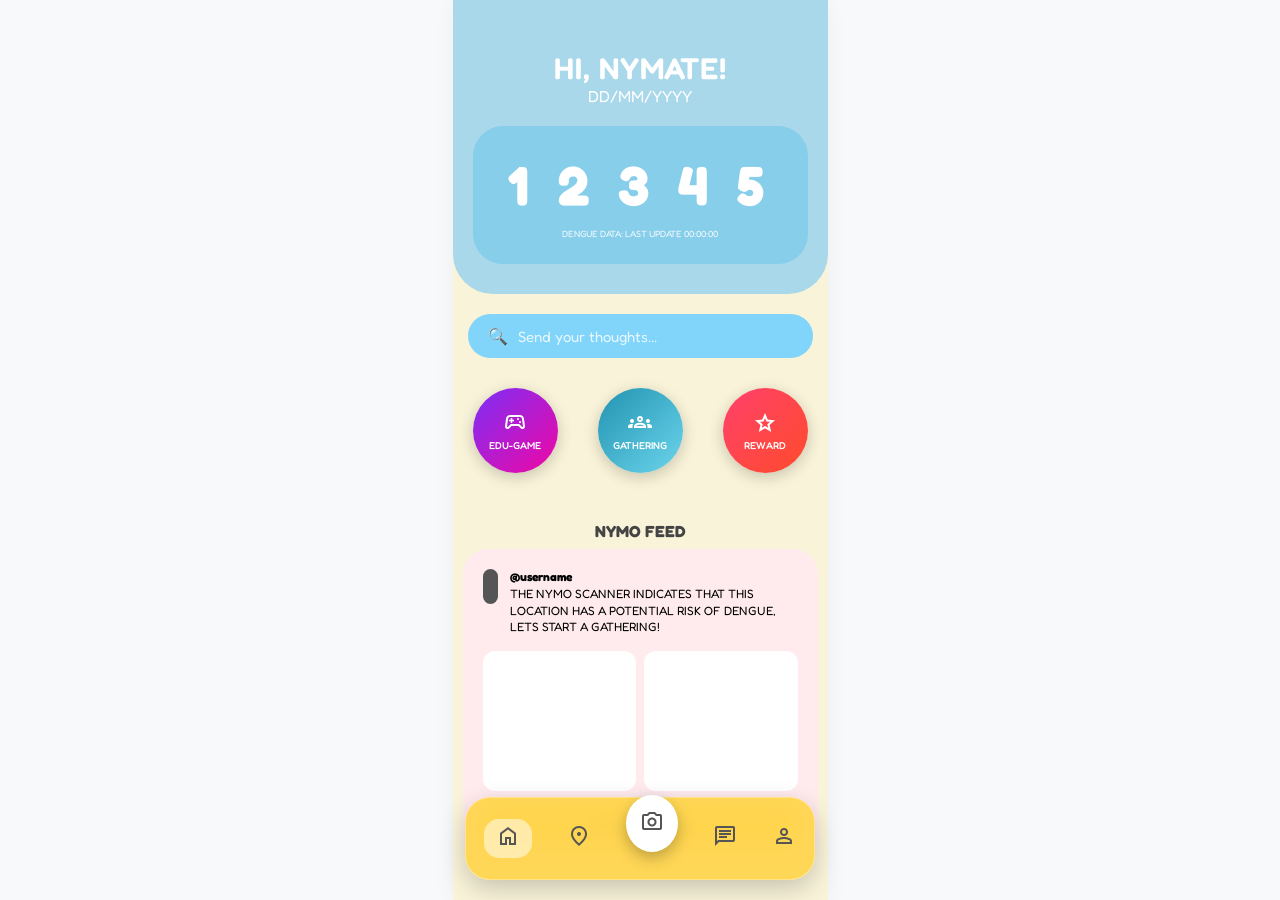
<file: index.html>
<!DOCTYPE html>
<html lang="id">
<head>
    <meta charset="UTF-8">
    <meta name="viewport" content="width=device-width, initial-scale=1.0">
    <title>NYMATE UI</title>
    <link rel="stylesheet" href="style.css">
    <link href="https://fonts.googleapis.com/css2?family=Fredoka:wght@400;600&display=swap" rel="stylesheet">
    <link href="https://fonts.googleapis.com/css2?family=Material+Symbols+Outlined" rel="stylesheet">
</head>
<body>

    <div class="mobile-container">
        <!-- Header Section -->
        <header class="header">
            <div class="map-bg"></div>
            <h1>HI, NYMATE!</h1>
            <p class="date">DD/MM/YYYY</p>
            
            <div class="counter-card">
                <div class="numbers">1 2 3 4 5</div>
                <p class="update-text">DENGUE DATA: LAST UPDATE 00:00:00</p>
            </div>
        </header>

        <!-- Search / Thought Bar -->
        <div class="thought-bar">
            <div class="avatar-mini">🔍</div>
            <input type="text" placeholder="Send your thoughts...">
        </div>

        <!-- Main Menu Buttons -->
       <div class="menu-container">
    <div class="menu-item purple">
        <div class="icon-circle">
            <span class="material-symbols-outlined">sports_esports</span>
            <p>EDU-GAME</p>
        </div>
    </div>

    <div class="menu-item blue">
        <div class="icon-circle">
            <span class="material-symbols-outlined">groups</span>
            <p>GATHERING</p>
        </div>
    </div>

    <div class="menu-item red">
        <div class="icon-circle">
            <span class="material-symbols-outlined">star</span>
            <p>REWARD</p>
        </div>
    </div>
</div>

        <!-- Feed Section -->
        <div class="feed-section">
            <div class="feed-tab">NYMO FEED</div>
            <div class="feed-content">
                <div class="post-header">
                    <div class="user-avatar"></div>
                    <div class="user-info">
                        <strong>@username</strong>
                        <p>THE NYMO SCANNER INDICATES THAT THIS LOCATION HAS A POTENTIAL RISK OF DENGUE, LETS START A GATHERING!</p>
                    </div>
                </div>
                <div class="post-images">
                    <div class="img-placeholder"></div>
                    <div class="img-placeholder"></div>
                </div>
                <button class="join-btn">JOIN GATHERING!</button>
            </div>
        </div>

        <!-- Bottom Navigation -->
       <nav class="bottom-nav">
    <a href="index.html" class="nav-item active">
        <span class="material-symbols-outlined">home</span>
    </a>
    <a href="peta.html" class="nav-item">
        <span class="material-symbols-outlined">location_on</span>
    </a>
    <a href="kamera.html" class="nav-item camera">
        <span class="material-symbols-outlined">photo_camera</span>
    </a>
    <a href="chat.html" class="nav-item">
        <span class="material-symbols-outlined">chat</span>
    </a>
    <a href="profile.html" class="nav-item">
        <span class="material-symbols-outlined">person</span>
    </a>
</nav>
    </div>

</body>
</html>
</file>
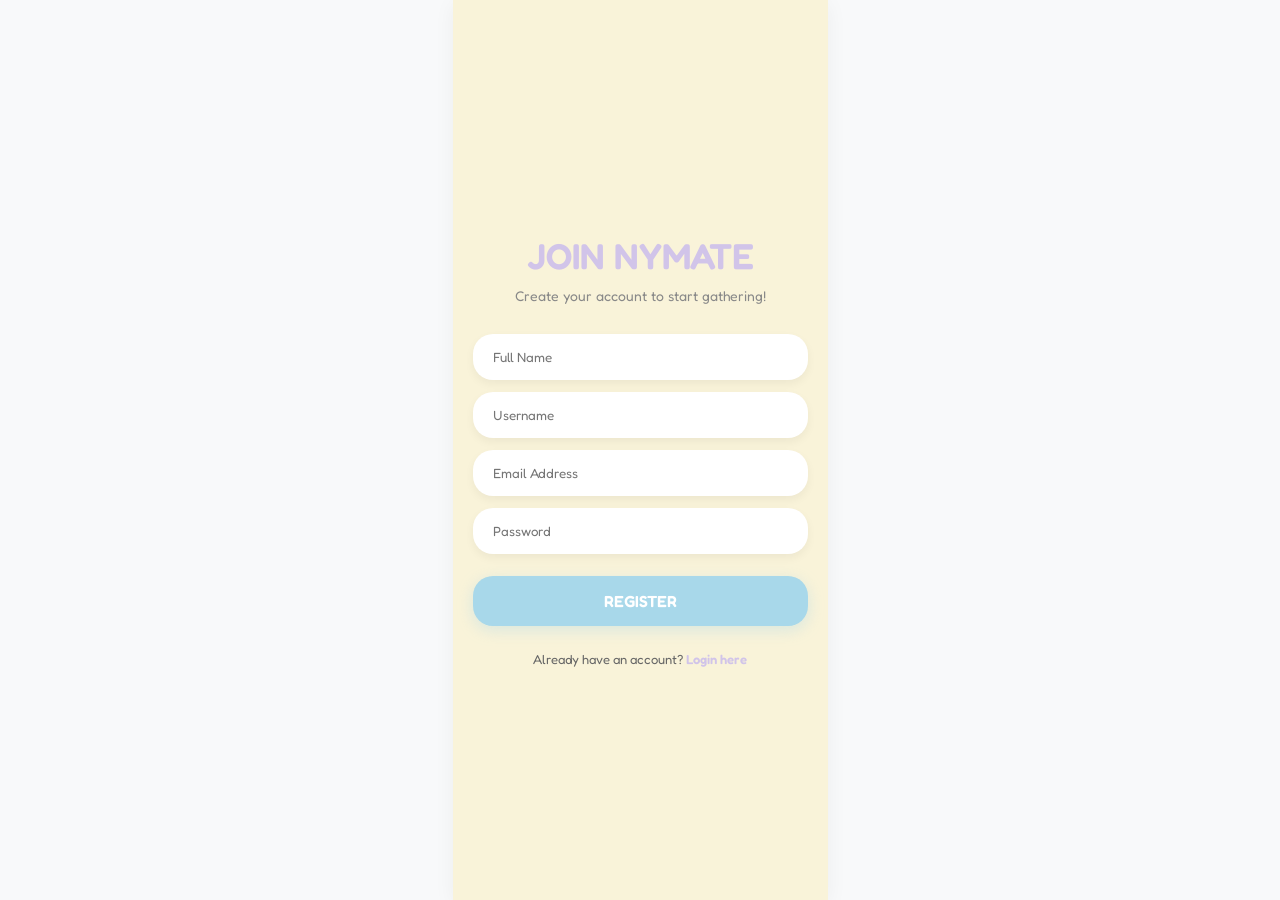
<file: daftar.html>
<!DOCTYPE html>
<html lang="id">
<head>
    <meta charset="UTF-8">
    <meta name="viewport" content="width=device-width, initial-scale=1.0">
    <title>Register - NYMATE</title>

    <link rel="stylesheet" href="style.css">
    <link href="https://fonts.googleapis.com/css2?family=Fredoka:wght@400;600&display=swap" rel="stylesheet">

    <style>
        .auth-wrapper {
            display: flex;
            flex-direction: column;
            align-items: center;
            justify-content: center;
            height: 100%;
            padding: 20px;
            text-align: center;
        }

        .auth-logo {
            font-size: 36px;
            color: #D1C4E9;
            margin-bottom: 10px;
            font-weight: 600;
        }

        .auth-sub {
            color: #888;
            margin-bottom: 30px;
            font-size: 14px;
        }

        .form-group {
            width: 100%;
            margin-bottom: 12px;
        }

        .auth-input {
            width: 100%;
            padding: 15px 20px;
            border-radius: 20px;
            border: none;
            background-color: #fff;
            box-shadow: 0 4px 10px rgba(0,0,0,0.05);
            outline: none;
        }

        .auth-btn {
            width: 100%;
            padding: 15px;
            border-radius: 20px;
            border: none;
            background-color: #A8D8EA;
            color: white;
            font-weight: 600;
            font-size: 16px;
            cursor: pointer;
            margin-top: 10px;
            box-shadow: 0 4px 15px rgba(168, 216, 234, 0.4);
        }

        .auth-footer {
            margin-top: 25px;
            font-size: 13px;
            color: #666;
        }

        .auth-footer a {
            color: #D1C4E9;
            text-decoration: none;
            font-weight: 600;
        }
    </style>
</head>

<body>

<div class="mobile-container">
    <div class="auth-wrapper">

        <div class="auth-logo">JOIN NYMATE</div>
        <p class="auth-sub">Create your account to start gathering!</p>

        <!-- ✅ FORM SUDAH FIX -->
        <form action="daftar_api.php" method="POST" style="width: 100%;">

            <div class="form-group">
                <input type="text" name="nama" class="auth-input" placeholder="Full Name" required>
            </div>

            <div class="form-group">
                <input type="text" name="username" class="auth-input" placeholder="Username" required>
            </div>

            <div class="form-group">
                <input type="email" name="email" class="auth-input" placeholder="Email Address" required>
            </div>

            <div class="form-group">
                <input type="password" name="password" class="auth-input" placeholder="Password" required>
            </div>

            <button type="submit" class="auth-btn">REGISTER</button>

        </form>

        <div class="auth-footer">
            Already have an account? 
            <a href="login.html">Login here</a>
        </div>

    </div>
</div>

</body>
</html>
</file>
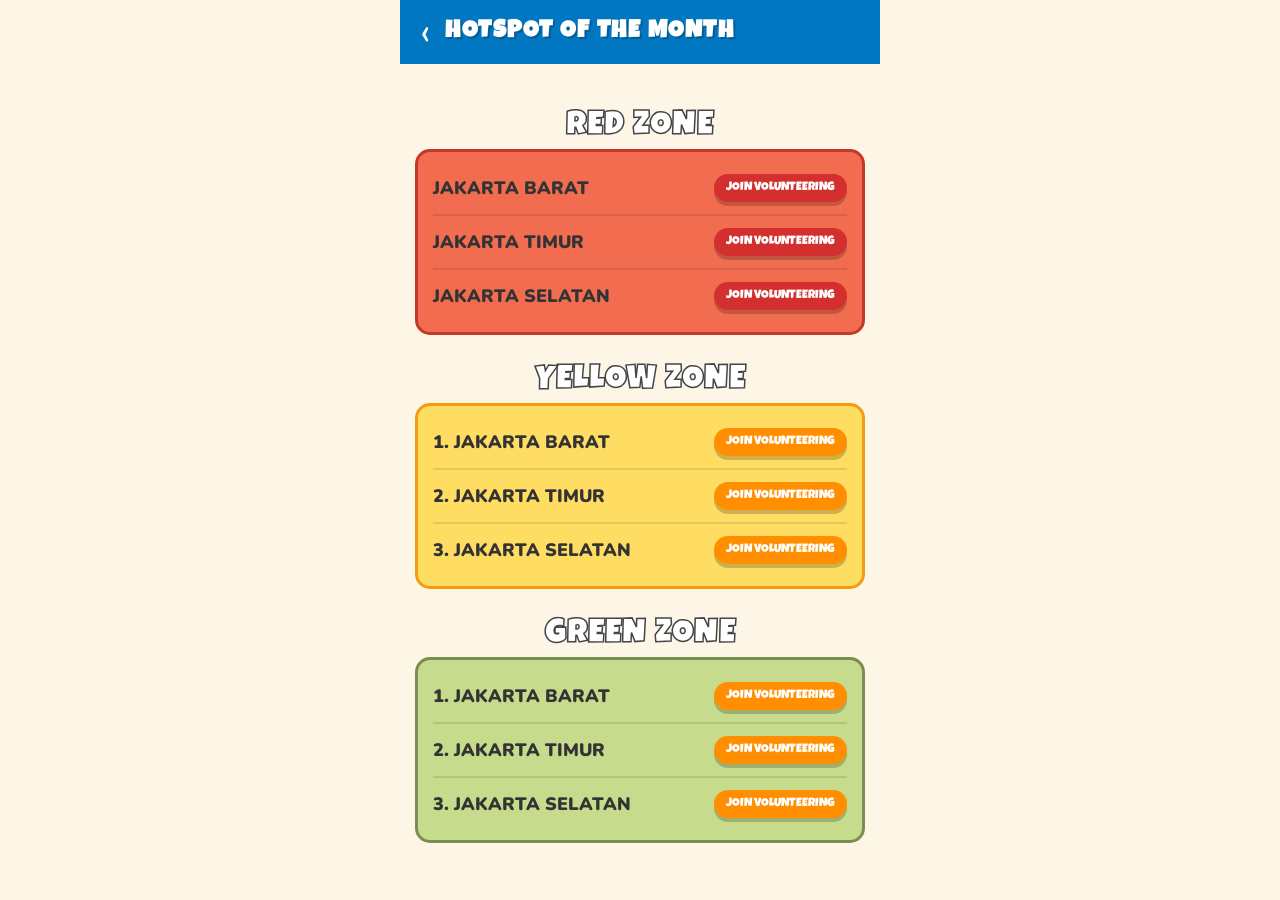
<file: hotspot.html>
<!DOCTYPE html>
<html lang="id">
<head>
    <meta charset="UTF-8">
    <meta name="viewport" content="width=device-width, initial-scale=1.0">
    <title>Hotspot of the Month</title>
    <!-- Font yang mirip dengan di gambar -->
    <link href="https://fonts.googleapis.com/css2?family=Luckiest+Guy&family=Nunito:wght@900&display=swap" rel="stylesheet">
    <style>
        :root {
            --blue-bg: #0077C0;
            --page-bg: #FDF5E6;
            --red-box: #F26D50;
            --yellow-box: #FFDC62;
            --green-box: #C6DB8B;
            --red-btn: #D32F2F;
            --orange-btn: #FF8F00;
        }

        body {
            margin: 0;
            padding: 0;
            background-color: var(--page-bg);
            font-family: 'Nunito', sans-serif;
            display: flex;
            justify-content: center;
        }

        .container {
            width: 100%;
            max-width: 480px;
            min-height: 100vh;
        }

        /* Header Section */
        .header {
            background-color: var(--blue-bg);
            padding: 20px;
            display: flex;
            align-items: center;
            color: white;
            position: sticky;
            top: 0;
            z-index: 10;
        }

        .back-arrow {
            font-size: 40px;
            margin-right: 15px;
            line-height: 0;
            cursor: pointer;
        }

        .header h1 {
            margin: 0;
            font-family: 'Luckiest Guy', cursive;
            font-size: 24px;
            letter-spacing: 1.5px;
            text-shadow: 2px 2px 0px rgba(0,0,0,0.2);
        }

        /* Content Wrapper */
        .content {
            padding: 20px 15px;
        }

        /* Zone Title Global */
        .zone-title {
            text-align: center;
            font-family: 'Luckiest Guy', cursive;
            font-size: 32px;
            color: white;
            -webkit-text-stroke: 1.5px #444; /* Efek outline */
            margin-bottom: 5px;
            letter-spacing: 2px;
        }

        /* Box Styling */
        .zone-card {
            border-radius: 15px;
            padding: 10px 15px;
            margin-bottom: 30px;
            border: 3px solid rgba(0,0,0,0.1);
        }

        .red-bg { background-color: var(--red-box); border-color: #C0392B; }
        .yellow-bg { background-color: var(--yellow-box); border-color: #F39C12; }
        .green-bg { background-color: var(--green-box); border-color: #7D8C55; }

        /* List Items */
        .list-item {
            display: flex;
            justify-content: space-between;
            align-items: center;
            padding: 12px 0;
            border-bottom: 2px solid rgba(0,0,0,0.1);
        }

        .list-item:last-child {
            border-bottom: none;
        }

        .location-name {
            font-weight: 900;
            font-size: 18px;
            color: #333;
            text-transform: uppercase;
        }

        /* Button Styling */
        .btn-volunteer {
            font-family: 'Luckiest Guy', cursive;
            color: white;
            border: none;
            padding: 8px 12px;
            border-radius: 20px;
            font-size: 12px;
            cursor: pointer;
            box-shadow: 0 4px 0px rgba(0,0,0,0.2);
            transition: transform 0.1s;
        }

        .btn-volunteer:active {
            transform: translateY(2px);
            box-shadow: 0 2px 0px rgba(0,0,0,0.2);
        }

        /* Warna Tombol Spesifik */
        .red-bg .btn-volunteer { background-color: var(--red-btn); }
        .yellow-bg .btn-volunteer { background-color: var(--orange-btn); }
        .green-bg .btn-volunteer { background-color: var(--orange-btn); } /* Tombol ditambahkan ke Green Zone */

    </style>
</head>
<body>

<div class="container">
    <header class="header">
        <div class="back-arrow">&#8249;</div>
        <h1>HOTSPOT OF THE MONTH</h1>
    </header>

    <div class="content">
        
        <!-- RED ZONE -->
        <h2 class="zone-title">RED ZONE</h2>
        <div class="zone-card red-bg">
            <div class="list-item">
                <span class="location-name">JAKARTA BARAT</span>
                <button class="btn-volunteer">JOIN VOLUNTEERING</button>
            </div>
            <div class="list-item">
                <span class="location-name">JAKARTA TIMUR</span>
                <button class="btn-volunteer">JOIN VOLUNTEERING</button>
            </div>
            <div class="list-item">
                <span class="location-name">JAKARTA SELATAN</span>
                <button class="btn-volunteer">JOIN VOLUNTEERING</button>
            </div>
        </div>

        <!-- YELLOW ZONE -->
        <h2 class="zone-title">YELLOW ZONE</h2>
        <div class="zone-card yellow-bg">
            <div class="list-item">
                <span class="location-name">1. JAKARTA BARAT</span>
                <button class="btn-volunteer">JOIN VOLUNTEERING</button>
            </div>
            <div class="list-item">
                <span class="location-name">2. JAKARTA TIMUR</span>
                <button class="btn-volunteer">JOIN VOLUNTEERING</button>
            </div>
            <div class="list-item">
                <span class="location-name">3. JAKARTA SELATAN</span>
                <button class="btn-volunteer">JOIN VOLUNTEERING</button>
            </div>
        </div>

        <!-- GREEN ZONE (Tanpa Maskot) -->
        <h2 class="zone-title">GREEN ZONE</h2>
        <div class="zone-card green-bg">
            <div class="list-item">
                <span class="location-name">1. JAKARTA BARAT</span>
                <button class="btn-volunteer">JOIN VOLUNTEERING</button>
            </div>
            <div class="list-item">
                <span class="location-name">2. JAKARTA TIMUR</span>
                <button class="btn-volunteer">JOIN VOLUNTEERING</button>
            </div>
            <div class="list-item">
                <span class="location-name">3. JAKARTA SELATAN</span>
                <button class="btn-volunteer">JOIN VOLUNTEERING</button>
            </div>
        </div>

    </div>
</div>

</body>
</html>
</file>
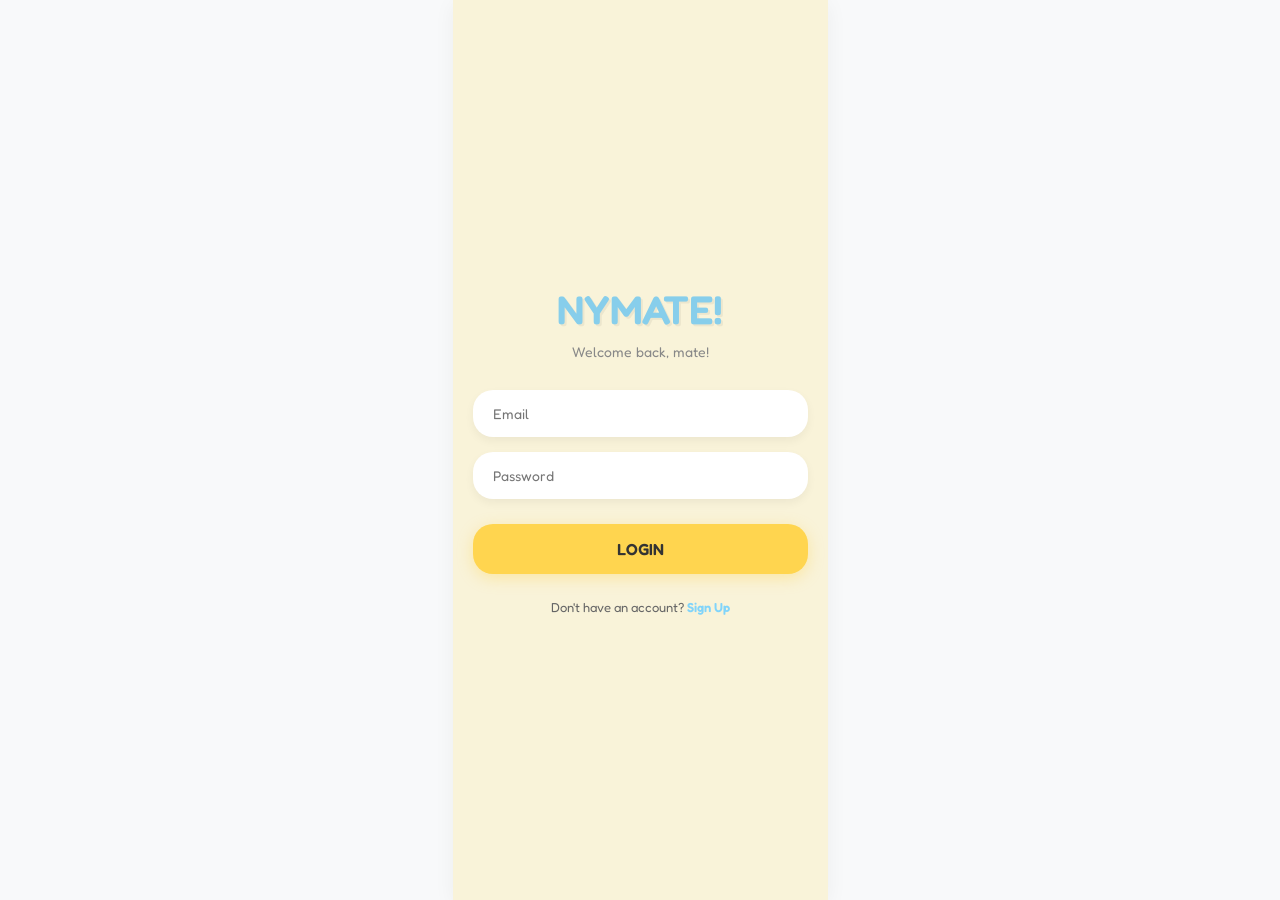
<file: login.html>
<!DOCTYPE html>
<html lang="id">
<head>
    <meta charset="UTF-8">
    <meta name="viewport" content="width=device-width, initial-scale=1.0">
    <title>Login - NYMATE</title>
    <link rel="stylesheet" href="style.css">
    <link href="https://fonts.googleapis.com/css2?family=Fredoka:wght@400;600&display=swap" rel="stylesheet">
    <style>
        .auth-wrapper {
            display: flex;
            flex-direction: column;
            align-items: center;
            justify-content: center;
            height: 100%;
            padding: 20px;
            text-align: center;
        }
        .auth-logo {
            font-size: 40px;
            color: #87CEEB;
            margin-bottom: 10px;
            font-weight: 600;
            text-shadow: 2px 2px rgba(0,0,0,0.05);
        }
        .auth-sub {
            color: #888;
            margin-bottom: 30px;
            font-size: 14px;
        }
        .form-group {
            width: 100%;
            margin-bottom: 15px;
        }
        .auth-input {
            width: 100%;
            padding: 15px 20px;
            border-radius: 20px;
            border: none;
            background-color: #fff;
            box-shadow: 0 4px 10px rgba(0,0,0,0.05);
            font-size: 14px;
            outline: none;
        }
        .auth-btn {
            width: 100%;
            padding: 15px;
            border-radius: 20px;
            border: none;
            background-color: #FFD54F; /* Kuning cerah */
            color: #333;
            font-weight: 600;
            font-size: 16px;
            cursor: pointer;
            margin-top: 10px;
            box-shadow: 0 4px 15px rgba(255, 213, 79, 0.4);
        }
        .auth-footer {
            margin-top: 25px;
            font-size: 13px;
            color: #666;
        }
        .auth-footer a {
            color: #81D4FA;
            text-decoration: none;
            font-weight: 600;
        }
        .character-img {
            width: 120px;
            margin-bottom: 20px;
        }
    </style>
</head>
<body>

    <div class="mobile-container">
        <div class="auth-wrapper">
            <!-- Tempat untuk gambar maskot Nymo nanti -->
            <div class="auth-logo">NYMATE!</div>
            <p class="auth-sub">Welcome back, mate!</p>

            <form action="login_api.php" method="POST" style="width: 100%;">

    <div class="form-group">
        <input type="email" name="email" class="auth-input" placeholder="Email" required>
    </div>

    <div class="form-group">
        <input type="password" name="password" class="auth-input" placeholder="Password" required>
    </div>

    <button type="submit" class="auth-btn">LOGIN</button>

</form>

            <div class="auth-footer">
                Don't have an account? <a href="daftar.html">Sign Up</a>
            </div>
        </div>
    </div>

</body>
</html>
</file>
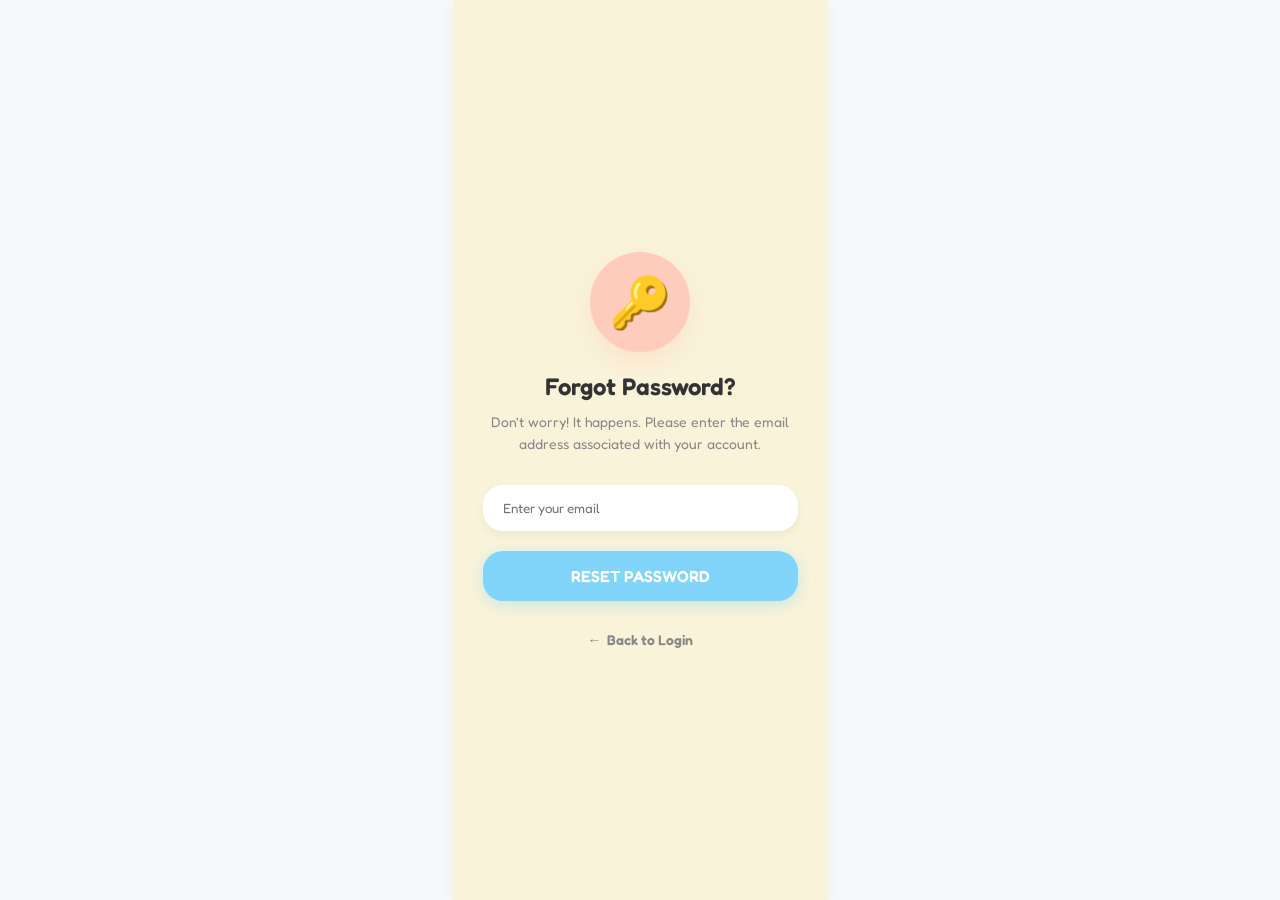
<file: lupa.html>
<!DOCTYPE html>
<html lang="id">
<head>
    <meta charset="UTF-8">
    <meta name="viewport" content="width=device-width, initial-scale=1.0">
    <title>Forgot Password - NYMATE</title>
    <link rel="stylesheet" href="style.css">
    <link href="https://fonts.googleapis.com/css2?family=Fredoka:wght@400;600&display=swap" rel="stylesheet">
    <style>
        .auth-wrapper {
            display: flex;
            flex-direction: column;
            align-items: center;
            justify-content: center;
            height: 100%;
            padding: 30px;
            text-align: center;
        }

        /* Ikon Kunci Besar */
        .icon-box {
            width: 100px;
            height: 100px;
            background-color: #FFCCBC; /* Orange pastel */
            border-radius: 50%;
            display: flex;
            align-items: center;
            justify-content: center;
            font-size: 50px;
            margin-bottom: 20px;
            box-shadow: 0 10px 20px rgba(255, 204, 188, 0.4);
        }

        h2 {
            color: #333;
            margin-bottom: 10px;
            font-weight: 600;
        }

        .desc {
            font-size: 14px;
            color: #888;
            margin-bottom: 30px;
            line-height: 1.6;
        }

        .form-group {
            width: 100%;
            margin-bottom: 20px;
        }

        .auth-input {
            width: 100%;
            padding: 15px 20px;
            border-radius: 20px;
            border: none;
            background-color: #fff;
            box-shadow: 0 4px 10px rgba(0,0,0,0.05);
            outline: none;
            font-family: inherit;
        }

        .auth-btn {
            width: 100%;
            padding: 15px;
            border-radius: 20px;
            border: none;
            background-color: #81D4FA; /* Biru cerah */
            color: white;
            font-weight: 600;
            font-size: 16px;
            cursor: pointer;
            box-shadow: 0 4px 15px rgba(129, 212, 250, 0.4);
        }

        .back-to-login {
            margin-top: 30px;
            font-size: 14px;
            text-decoration: none;
            color: #888;
            font-weight: 600;
            display: flex;
            align-items: center;
            justify-content: center;
            gap: 5px;
        }

        .back-to-login:hover {
            color: #333;
        }
    </style>
</head>
<body>

    <div class="mobile-container">
        <div class="auth-wrapper">
            <!-- Ikon sebagai pengganti logo sementara -->
            <div class="icon-box">🔑</div>

            <h2>Forgot Password?</h2>
            <p class="desc">
                Don't worry! It happens. Please enter the email address associated with your account.
            </p>

            <form action="#" style="width: 100%;">
                <div class="form-group">
                    <input type="email" class="auth-input" placeholder="Enter your email" required>
                </div>
                
                <button type="submit" class="auth-btn">RESET PASSWORD</button>
            </form>

            <a href="login.php" class="back-to-login">
                <span>←</span> Back to Login
            </a>
        </div>
    </div>

</body>
</html>
</file>
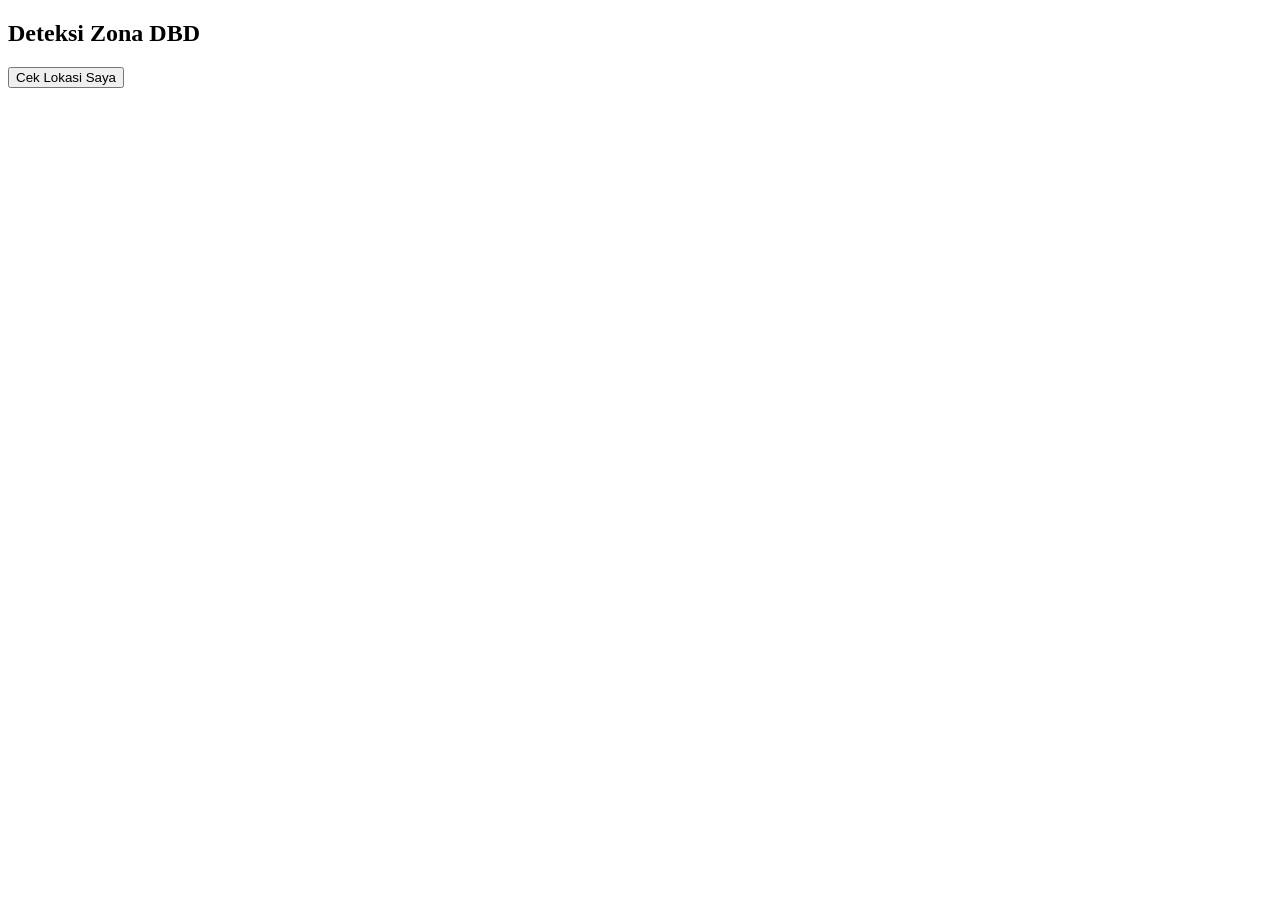
<file: test.html>
<!DOCTYPE html>
<html>
<head>
    <title>Deteksi DBD</title>
</head>
<body>

<h2>Deteksi Zona DBD</h2>
<button onclick="cekLokasi()">Cek Lokasi Saya</button>

<p id="hasil"></p>

<script>
function cekLokasi() {
    navigator.geolocation.getCurrentPosition(function(position) {

        let lat = position.coords.latitude;
        let lon = position.coords.longitude;

        // sementara kita hardcode (nanti bisa pakai API geocoding)
        let data = {
            kota: "JAKARTA TIMUR",
            kecamatan: "CIPINANG MELAYU",
            bulan: new Date().getMonth() + 1
        };

        fetch("http://127.0.0.1:5000/predict", {
            method: "POST",
            headers: {
                "Content-Type": "application/json"
            },
            body: JSON.stringify(data)
        })
        .then(res => res.json())
        .then(res => {
            document.getElementById("hasil").innerText =
                "Zona: " + res.zona;
        });

    });
}
</script>

</body>
</html>
</file>
<file: style.css>
* {
    box-sizing: border-box;
    margin: 0;
    padding: 0;
    font-family: 'Fredoka', sans-serif;
}

body {
    background-color: #f8f9fa; /* Background luar lebih netral */
    display: flex;
    justify-content: center;
    padding: 0;
}

.mobile-container {
    width: 375px; 
    background-color: #F9F3D9; 
    height: 100vh; /* Full layar */
    position: relative;
    overflow-y: auto;
    display: flex;
    flex-direction: column;
    /* Menghilangkan border tebal dan menggantinya dengan bayangan lembut */
    box-shadow: 0 4px 20px rgba(0,0,0,0.05);
}

/* Header */
.header {
    background-color: #A8D8EA; 
    padding: 50px 20px 30px;
    text-align: center;
    border-radius: 0 0 40px 40px; /* Lengkungan bawah saja */
    color: white;
}

.header h1 {
    font-size: 30px;
    letter-spacing: 1px;
    font-weight: 600;
}

.counter-card {
    background-color: #87CEEB;
    margin-top: 20px;
    padding: 25px;
    border-radius: 30px;
    /* Menghilangkan border putih tebal */
}

.numbers {
    font-size: 55px;
    font-weight: bold;
    letter-spacing: 8px;
    color: white;
}

.update-text {
    font-size: 9px;
    margin-top: 10px;
    opacity: 0.9;
}

/* Thought Bar */
.thought-bar {
    background-color: #81D4FA;
    margin: 20px 15px;
    padding: 12px 20px;
    border-radius: 25px;
    display: flex;
    align-items: center;
    /* Garis hitam dihilangkan */
}

.thought-bar input {
    background: none;
    border: none;
    outline: none;
    margin-left: 10px;
    color: white;
    font-size: 15px;
    width: 100%;
}

.thought-bar input::placeholder { color: rgba(255,255,255,0.8); }

/* Menu Icons */
.menu-container {
    display: flex;
    justify-content: space-around;
    padding: 10px;
    margin-bottom: 20px;
}

.menu-item {
    text-align: center;
    font-size: 11px;
    font-weight: 600;
    color: #555;
}


.purple .icon-circle { background-color: #D1C4E9; }
.blue .icon-circle { background-color: #B3E5FC; }
.red .icon-circle { background-color: #FFCCBC; }

/* Feed Section */
.feed-section {
    margin-top: 10px;
}

.feed-tab {
    background-color: #F9F3D9;
    width: fit-content;
    padding: 8px 25px;
    border-radius: 20px 20px 0 0;
    margin: 0 auto;
    font-weight: bold;
    color: #444;
    /* Garis hitam dihilangkan */
}

.feed-content {
    background-color: #FFEBEE; 
    margin: 0 10px 100px; /* margin bottom untuk ruang navbar */
    padding: 20px;
    border-radius: 25px;
    /* Garis hitam dihilangkan */
}

.post-header {
    display: flex;
    gap: 12px;
    font-size: 12px;
    line-height: 1.4;
}

.user-avatar {
    width: 35px;
    height: 35px;
    background: #555;
    border-radius: 8px;
}

.post-images {
    display: flex;
    gap: 8px;
    margin-top: 15px;
}

.img-placeholder {
    flex: 1;
    height: 140px;
    background: #fff; /* Putih agar bersih */
    border-radius: 12px;
}

.join-btn {
    width: 100%;
    margin-top: 15px;
    background: #FFD54F;
    border: none; /* Garis dihilangkan */
    padding: 12px;
    font-weight: bold;
    border-radius: 12px;
    color: #333;
    cursor: pointer;
}

/* Navigation */
.bottom-nav {
    position: fixed;
    bottom: 20px; /* kasih jarak dari bawah */
    left: 50%;
    transform: translateX(-50%);
    border: 1px solid rgba(255,255,255,0.3);
    
    width: 90%; /* tidak full, biar ngambang */
    max-width: 350px;

    background: rgba(255, 213, 79, 0.95);
    backdrop-filter: blur(10px); /* efek glass */
    
    display: flex;
    justify-content: space-around;
    align-items: center;

    padding: 12px 0;
    border-radius: 25px;

    box-shadow: 0 8px 25px rgba(0,0,0,0.2);
}

.nav-item {
    text-decoration: none; /* hilangin garis bawah */
    color: #555; /* warna normal */
}

.nav-item.active {
    background: rgba(255,255,255,0.5);
    padding: 5px 12px;
    border-radius: 15px;
    opacity: 1;
}

.camera {
    background: white;
    padding: 14px;
    border-radius: 50%;
    transform: translateY(-15px); /* lebih naik */
    box-shadow: 0 6px 15px rgba(0,0,0,0.25);
}

.menu-container {
    display: flex;
    gap: 20px;
}



/* warna */
.purple .icon-circle {
    background: linear-gradient(135deg, #7b2ff7, #f107a3);
}

.blue .icon-circle {
    background: linear-gradient(135deg, #2193b0, #6dd5ed);
}

.red .icon-circle {
    background: linear-gradient(135deg, #ff416c, #ff4b2b);
}

/* icon */
.material-symbols-outlined {
    font-size: 0.6rem;
    margin-bottom: 5px;
}

/* teks */
.icon-circle {
    width: 85px;
    height: 85px;
    border-radius: 50%;
    display: flex;
    flex-direction: column;
    align-items: center;
    justify-content: center;
    color: white;
    text-align: center;
    box-shadow: 0 4px 15px rgba(0,0,0,0.2);
    transition: 0.3s;
    padding: 8px;
}

.icon-circle p {
    font-size: 10px;
    margin: 0;
    line-height: 1.2;
    font-weight: 500;
}

.icon-circle:hover {
    transform: scale(1.1);
    box-shadow: 0 6px 20px rgba(0,0,0,0.3);
}
</file>
